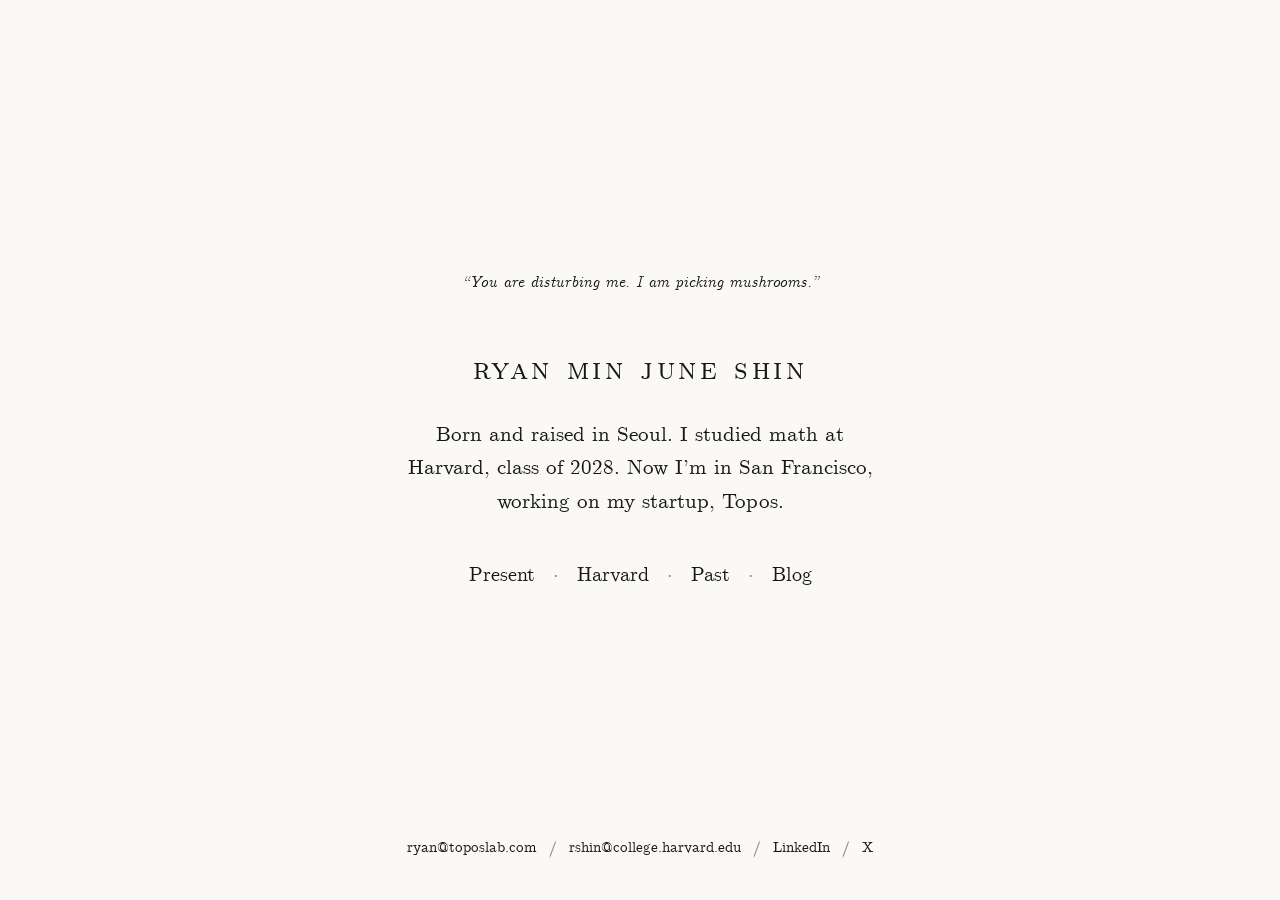
<file: index.html>
<!doctype html>
<html lang="en">
<head>
  <meta charset="utf-8">
  <meta name="viewport" content="width=device-width, initial-scale=1">
  <link rel="preload" href="/fonts/cmu-serif-roman.woff2" as="font" type="font/woff2" crossorigin>
  <link rel="preload" href="/fonts/cmu-serif-italic.woff2" as="font" type="font/woff2" crossorigin>
  <link rel="stylesheet" href="/style.css">
  <title>Ryan Min June Shin</title>
  <meta name="description" content="Ryan Min June Shin. Born and raised in Seoul, studied math at Harvard, now working on Topos in San Francisco.">
  <link rel="canonical" href="https://rmjshin.com/">
  <meta property="og:type" content="website">
  <meta property="og:title" content="Ryan Min June Shin">
  <meta property="og:description" content="Ryan Min June Shin. Born and raised in Seoul, studied math at Harvard, now working on Topos in San Francisco.">
  <meta property="og:url" content="https://rmjshin.com/">
  <meta name="twitter:card" content="summary">
</head>
<body>
  <main class="home">
    <blockquote class="epigraph"><p>“You are disturbing me. I am picking mushrooms.”</p></blockquote>

    <h1 class="name">ryan min june shin</h1>

    <p class="intro">Born and raised in Seoul. I studied math at Harvard, class of 2028. Now I’m in San&nbsp;Francisco, working on my startup, <a href="https://toposlab.com">Topos</a>.</p>

    <nav aria-label="Sections">
      <a href="/present/">Present</a><span class="sep" aria-hidden="true">·</span>
      <a href="/harvard/">Harvard</a><span class="sep" aria-hidden="true">·</span>
      <a href="/past/">Past</a><span class="sep" aria-hidden="true">·</span>
      <a href="/blog/">Blog</a>
    </nav>
  </main>

  <footer class="contact">
    <span><a href="mailto:ryan@toposlab.com">ryan@toposlab.com</a><span class="sep" aria-hidden="true">/</span><a href="mailto:rshin@college.harvard.edu">rshin@college.harvard.edu</a></span><span class="sep mid" aria-hidden="true">/</span><span><a href="https://www.linkedin.com/in/ryan-min-june-shin-a803582a1/">LinkedIn</a><span class="sep" aria-hidden="true">/</span><a href="https://x.com/rshin06">X</a></span>
  </footer>
</body>
</html>
</file>
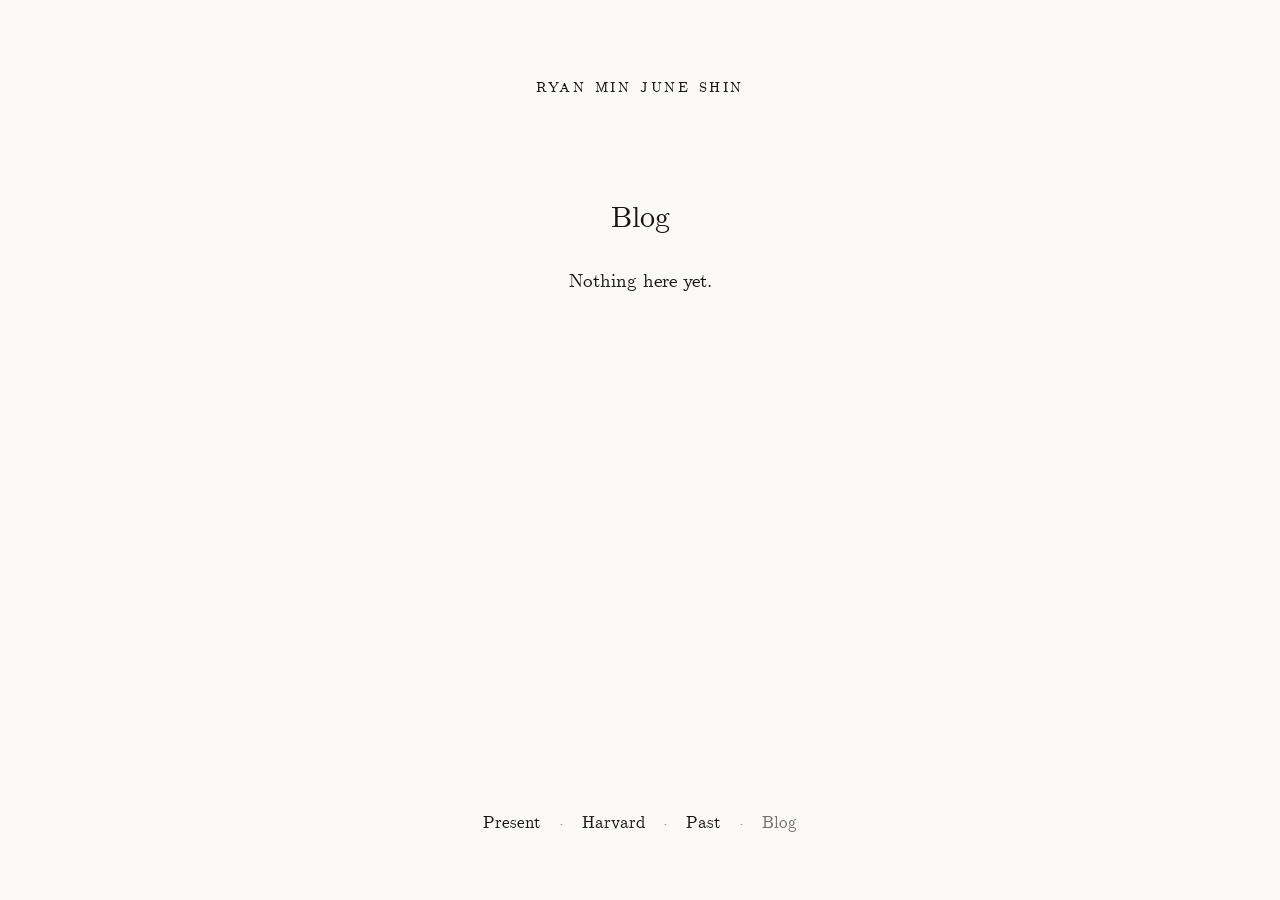
<file: blog/index.html>
<!doctype html>
<html lang="en">
<head>
  <meta charset="utf-8">
  <meta name="viewport" content="width=device-width, initial-scale=1">
  <link rel="preload" href="/fonts/cmu-serif-roman.woff2" as="font" type="font/woff2" crossorigin>
  <link rel="preload" href="/fonts/cmu-serif-italic.woff2" as="font" type="font/woff2" crossorigin>
  <link rel="stylesheet" href="/style.css">
  <title>Blog — Ryan Min June Shin</title>
  <link rel="canonical" href="https://rmjshin.com/blog/">
  <meta property="og:type" content="website">
  <meta property="og:title" content="Blog — Ryan Min June Shin">
  <meta property="og:description" content="Ryan Min June Shin. Born and raised in Seoul, studied math at Harvard, now working on Topos in San Francisco.">
  <meta property="og:url" content="https://rmjshin.com/blog/">
  <meta name="twitter:card" content="summary">
</head>
<body>
  <main class="page">
    <a class="name" href="/">ryan min june shin</a>

    <h1>Blog</h1>

    <!-- Replace with a list, newest first:
    <ul class="entries timeline">
      <li><span class="yr">Mon YYYY</span><span><a class="u" href="/blog/slug/">Post title</a></span></li>
    </ul> -->
    <p class="empty">Nothing here yet.</p>

    <nav aria-label="Sections">
      <a href="/present/">Present</a><span class="sep" aria-hidden="true">·</span>
      <a href="/harvard/">Harvard</a><span class="sep" aria-hidden="true">·</span>
      <a href="/past/">Past</a><span class="sep" aria-hidden="true">·</span>
      <span aria-current="page">Blog</span>
    </nav>
  </main>
</body>
</html>
</file>
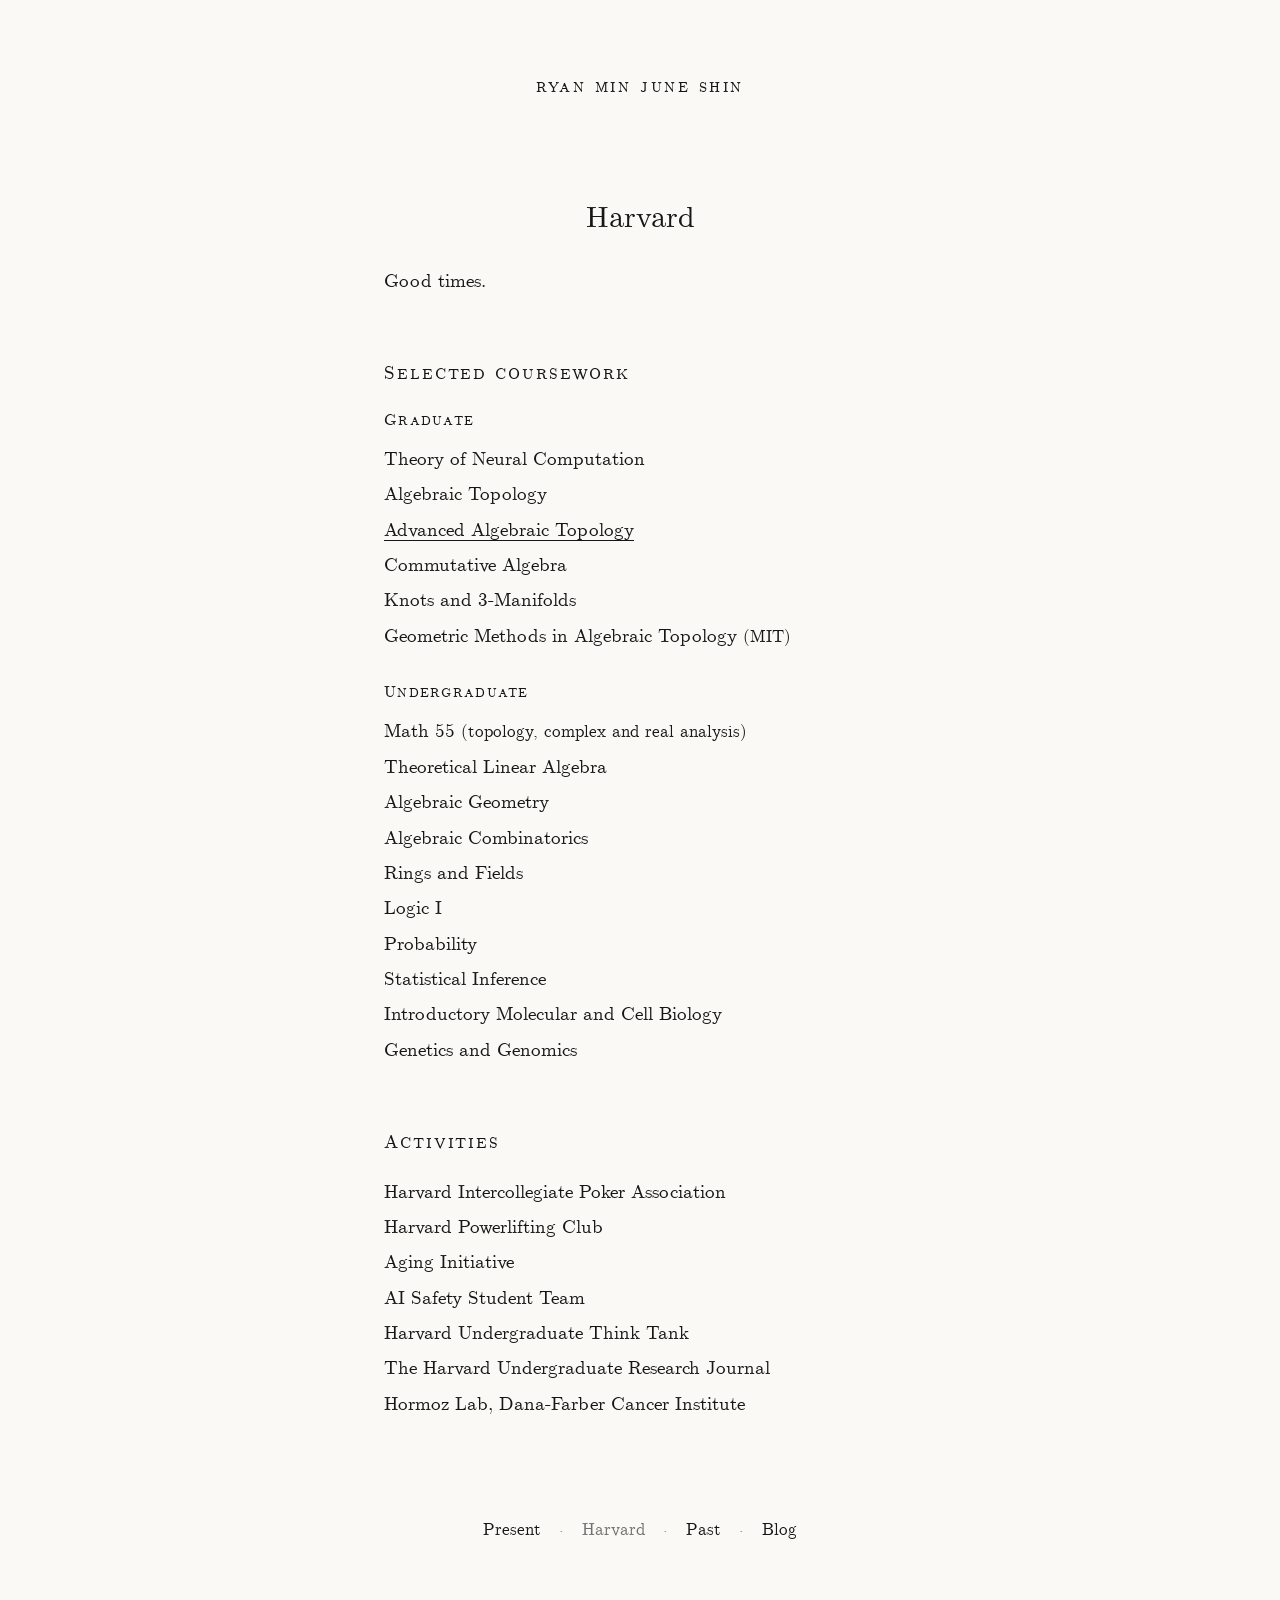
<file: harvard/index.html>
<!doctype html>
<html lang="en">
<head>
  <meta charset="utf-8">
  <meta name="viewport" content="width=device-width, initial-scale=1">
  <link rel="preload" href="/fonts/cmu-serif-roman.woff2" as="font" type="font/woff2" crossorigin>
  <link rel="preload" href="/fonts/cmu-serif-italic.woff2" as="font" type="font/woff2" crossorigin>
  <link rel="stylesheet" href="/style.css">
  <title>Harvard — Ryan Min June Shin</title>
  <link rel="canonical" href="https://rmjshin.com/harvard/">
  <meta property="og:type" content="website">
  <meta property="og:title" content="Harvard — Ryan Min June Shin">
  <meta property="og:description" content="Ryan Min June Shin. Born and raised in Seoul, studied math at Harvard, now working on Topos in San Francisco.">
  <meta property="og:url" content="https://rmjshin.com/harvard/">
  <meta name="twitter:card" content="summary">
</head>
<body>
  <main class="page">
    <a class="name" href="/">ryan min june shin</a>

    <h1>Harvard</h1>

    <p>Good times.</p>

    <h2>Selected coursework</h2>

    <h3>Graduate</h3>
    <ul class="entries compact">
      <li>Theory of Neural Computation</li>
      <li>Algebraic Topology</li>
      <li><a class="u" href="/harvard/schubert-calculus.pdf" title="Expository paper: Schubert calculus on the Grassmannian">Advanced Algebraic Topology</a></li>
      <li>Commutative Algebra</li>
      <li>Knots and 3-Manifolds</li>
      <li>Geometric Methods in Algebraic Topology <span class="note">(MIT)</span></li>
    </ul>

    <h3>Undergraduate</h3>
    <ul class="entries compact">
      <li>Math 55 <span class="note">(topology, complex and real analysis)</span></li>
      <li>Theoretical Linear Algebra</li>
      <li>Algebraic Geometry</li>
      <li>Algebraic Combinatorics</li>
      <li>Rings and Fields</li>
      <li>Logic I</li>
      <li>Probability</li>
      <li>Statistical Inference</li>
      <li>Introductory Molecular and Cell Biology</li>
      <li>Genetics and Genomics</li>
    </ul>

    <h2>Activities</h2>
    <ul class="entries compact">
      <li>Harvard Intercollegiate Poker Association</li>
      <li>Harvard Powerlifting Club</li>
      <li>Aging Initiative</li>
      <li>AI Safety Student Team</li>
      <li>Harvard Undergraduate Think Tank</li>
      <li>The Harvard Undergraduate Research Journal</li>
      <li>Hormoz Lab, Dana-Farber Cancer Institute</li>
    </ul>

    <nav aria-label="Sections">
      <a href="/present/">Present</a><span class="sep" aria-hidden="true">·</span>
      <span aria-current="page">Harvard</span><span class="sep" aria-hidden="true">·</span>
      <a href="/past/">Past</a><span class="sep" aria-hidden="true">·</span>
      <a href="/blog/">Blog</a>
    </nav>
  </main>
</body>
</html>
</file>
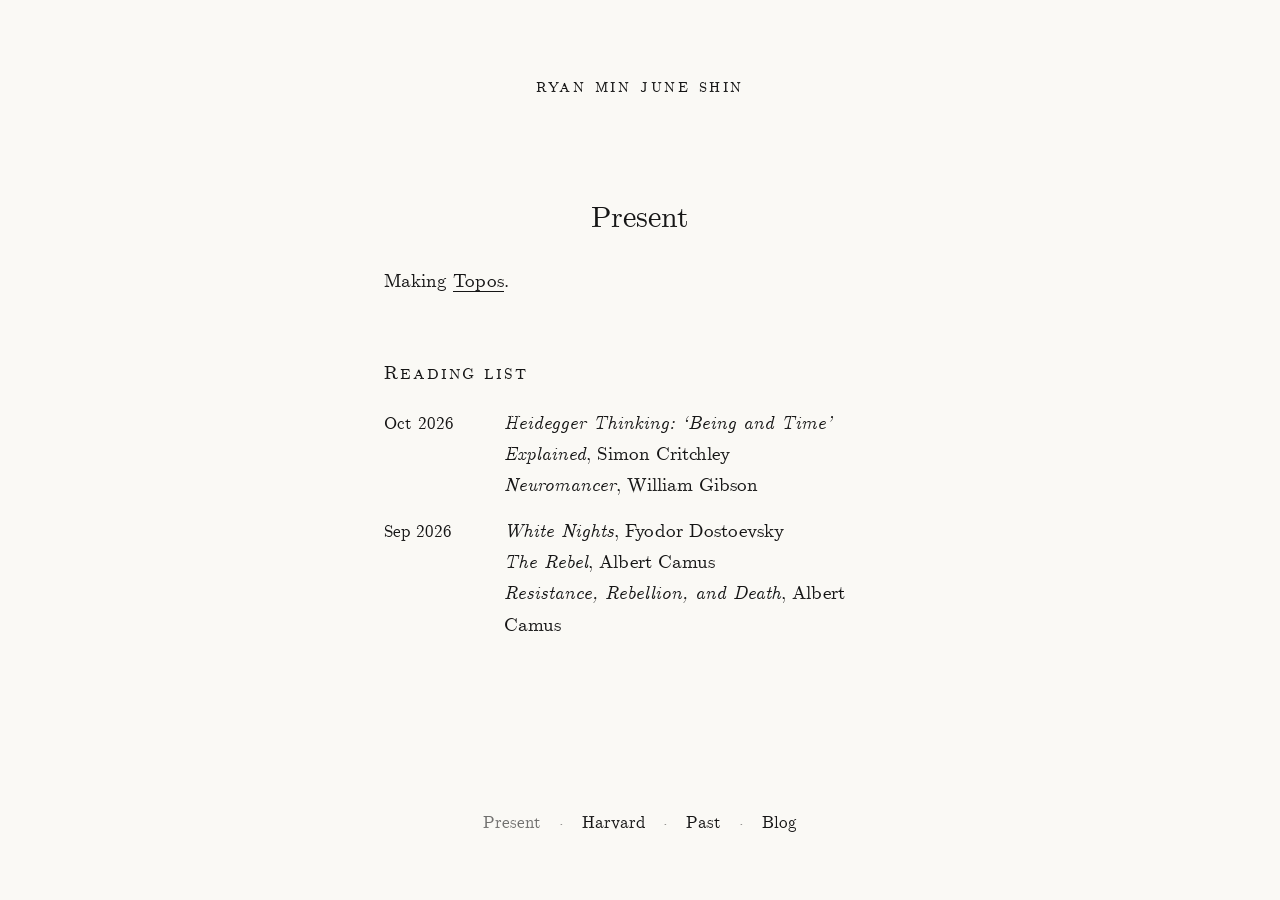
<file: present/index.html>
<!doctype html>
<html lang="en">
<head>
  <meta charset="utf-8">
  <meta name="viewport" content="width=device-width, initial-scale=1">
  <link rel="preload" href="/fonts/cmu-serif-roman.woff2" as="font" type="font/woff2" crossorigin>
  <link rel="preload" href="/fonts/cmu-serif-italic.woff2" as="font" type="font/woff2" crossorigin>
  <link rel="stylesheet" href="/style.css">
  <title>Present — Ryan Min June Shin</title>
  <link rel="canonical" href="https://rmjshin.com/present/">
  <meta property="og:type" content="website">
  <meta property="og:title" content="Present — Ryan Min June Shin">
  <meta property="og:description" content="Ryan Min June Shin. Born and raised in Seoul, studied math at Harvard, now working on Topos in San Francisco.">
  <meta property="og:url" content="https://rmjshin.com/present/">
  <meta name="twitter:card" content="summary">
</head>
<body>
  <main class="page">
    <a class="name" href="/">ryan min june shin</a>

    <h1>Present</h1>

    <p>Making <a class="u" href="https://toposlab.com">Topos</a>.</p>

    <h2>Reading list</h2>
    <ul class="entries timeline reading">
      <!-- Newest month first. One <li> per month; one <span> per book inside .books: <cite>Title</cite>, Author. -->
      <li><span class="yr">Oct 2026</span><span class="books">
        <span><cite>Heidegger Thinking: ‘Being and Time’ Explained</cite>, Simon Critchley</span>
        <span><cite>Neuromancer</cite>, William Gibson</span>
      </span></li>
      <li><span class="yr">Sep 2026</span><span class="books">
        <span><cite>White Nights</cite>, Fyodor Dostoevsky</span>
        <span><cite>The Rebel</cite>, Albert Camus</span>
        <span><cite>Resistance, Rebellion, and Death</cite>, Albert Camus</span>
      </span></li>
    </ul>

    <nav aria-label="Sections">
      <span aria-current="page">Present</span><span class="sep" aria-hidden="true">·</span>
      <a href="/harvard/">Harvard</a><span class="sep" aria-hidden="true">·</span>
      <a href="/past/">Past</a><span class="sep" aria-hidden="true">·</span>
      <a href="/blog/">Blog</a>
    </nav>
  </main>
</body>
</html>
</file>
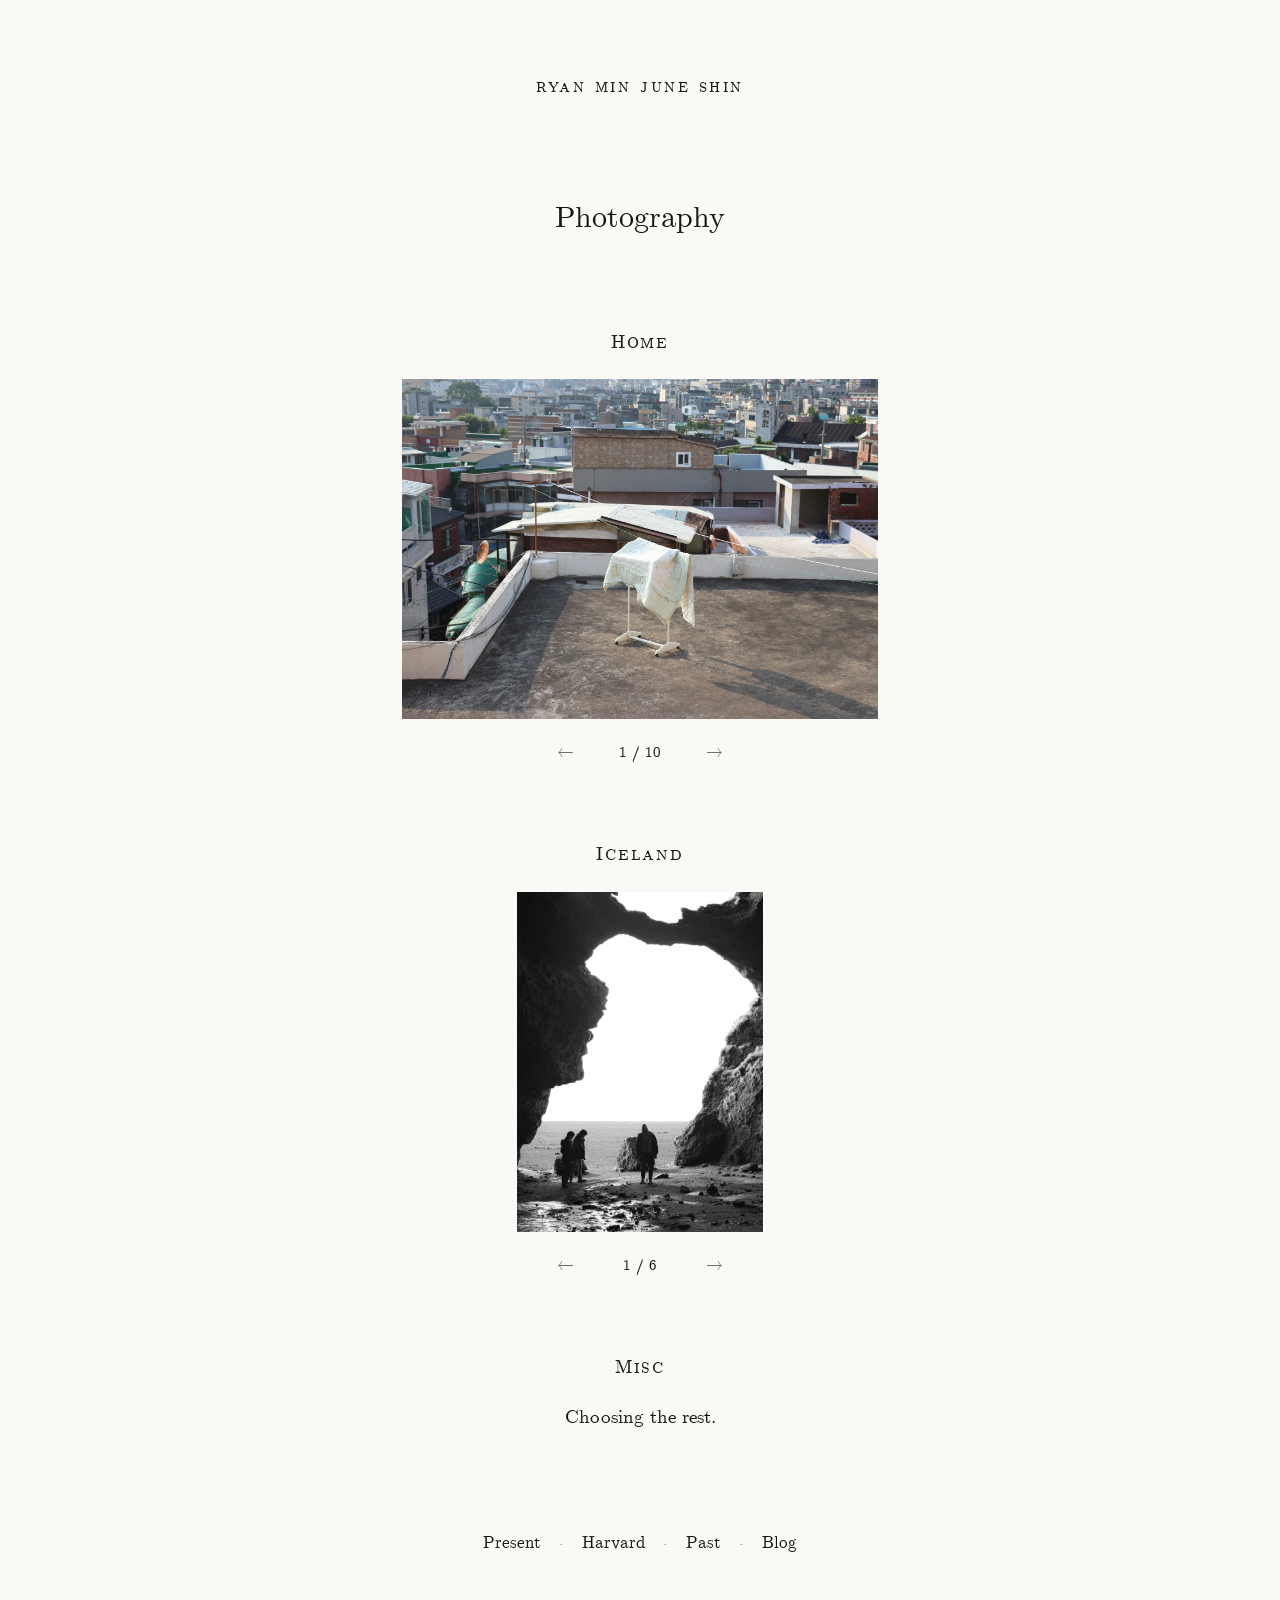
<file: past/photography/index.html>
<!doctype html>
<html lang="en">
<head>
  <meta charset="utf-8">
  <meta name="viewport" content="width=device-width, initial-scale=1">
  <link rel="preload" href="/fonts/cmu-serif-roman.woff2" as="font" type="font/woff2" crossorigin>
  <link rel="preload" href="/fonts/cmu-serif-italic.woff2" as="font" type="font/woff2" crossorigin>
  <link rel="stylesheet" href="/style.css">
  <title>Photography — Ryan Min June Shin</title>
  <link rel="canonical" href="https://rmjshin.com/past/photography/">
  <meta property="og:type" content="website">
  <meta property="og:title" content="Photography — Ryan Min June Shin">
  <meta property="og:description" content="Ryan Min June Shin. Born and raised in Seoul, studied math at Harvard, now working on Topos in San Francisco.">
  <meta property="og:url" content="https://rmjshin.com/past/photography/">
  <meta name="twitter:card" content="summary">
</head>
<body>
  <main class="page">
    <a class="name" href="/">ryan min june shin</a>

    <h1>Photography</h1>

    <section class="album" aria-labelledby="album-home">
      <h2 id="album-home">Home</h2>
      <div class="viewer" aria-roledescription="carousel" aria-label="Home">
        <div class="track" tabindex="0">
          <figure><img src="/past/photography/home/01.webp" width="1691" height="1206" alt="A quilt drying on a rack on a concrete rooftop, the city stretching behind"></figure>
          <figure><img src="/past/photography/home/02.webp" width="1322" height="1852" alt="A narrow alley of old shopfronts and tangled wires, a glass tower rising behind" loading="lazy"></figure>
          <figure><img src="/past/photography/home/03.webp" width="1263" height="1770" alt="Two people resting under a tree beside the City Hall subway entrance, one under an umbrella" loading="lazy"></figure>
          <figure><img src="/past/photography/home/04.webp" width="1933" height="1087" alt="A market stall hung with strings of dried yellow croaker, the vendor seated among them" loading="lazy"></figure>
          <figure><img src="/past/photography/home/05.webp" width="1366" height="1843" alt="Diptych: a powerlifter on the platform at a 2022 meet, and a commuter holding the straps on a crowded subway" loading="lazy"></figure>
          <figure><img src="/past/photography/home/06.webp" width="1933" height="1086" alt="Low brick apartment blocks at dusk, seen from a stream bed beneath an overpass" loading="lazy"></figure>
          <figure><img src="/past/photography/home/07.webp" width="1745" height="1245" alt="Black and white: a curving park path at night, three figures standing in a pool of lamplight" loading="lazy"></figure>
          <figure><img src="/past/photography/home/08.webp" width="1852" height="1321" alt="Black and white: apartment towers lit at night above a dark lawn" loading="lazy"></figure>
          <figure><img src="/past/photography/home/09.webp" width="1932" height="683" alt="Diptych: a tree canopy seen from below, and tangled light trails at night" loading="lazy"></figure>
          <figure><img src="/past/photography/home/10.webp" width="1324" height="945" alt="Cyanotype of the Han River skyline, brushed blue on white paper" loading="lazy"></figure>
        </div>
        <div class="controls">
          <button class="prev" type="button" aria-label="Previous photo">←</button>
          <span class="count" aria-live="polite"><span class="i">1</span> / <span class="n">10</span></span>
          <button class="next" type="button" aria-label="Next photo">→</button>
        </div>
      </div>
    </section>

    <section class="album" aria-labelledby="album-iceland">
      <h2 id="album-iceland">Iceland</h2>
      <div class="viewer" aria-roledescription="carousel" aria-label="Iceland">
        <div class="track" tabindex="0">
          <figure><img src="/past/photography/iceland/01.webp" width="1443" height="2000" alt="Black and white: three people standing at the mouth of a sea cave, silhouetted against a white sky"></figure>
          <figure><img src="/past/photography/iceland/02.webp" width="1500" height="2000" alt="Black and white: boulders on the floor of an empty sea cave, the open shore beyond" loading="lazy"></figure>
          <figure><img src="/past/photography/iceland/03.webp" width="2000" height="1334" alt="Black and white: a wide plain of dark gravel and dry grass, snowy mountains beyond and a cliff edge at right" loading="lazy"></figure>
          <figure><img src="/past/photography/iceland/04.webp" width="2000" height="1163" alt="Black and white: a flat-topped headland above black sand, footprints trailing off to the left" loading="lazy"></figure>
          <figure><img src="/past/photography/iceland/05.webp" width="2000" height="1334" alt="Black and white: a line of footprints across black sand toward snow-dusted cliffs" loading="lazy"></figure>
          <figure><img src="/past/photography/iceland/06.webp" width="2000" height="1334" alt="Black and white: an empty black-sand beach under low cloud, surf breaking along the shore" loading="lazy"></figure>
        </div>
        <div class="controls">
          <button class="prev" type="button" aria-label="Previous photo">←</button>
          <span class="count" aria-live="polite"><span class="i">1</span> / <span class="n">6</span></span>
          <button class="next" type="button" aria-label="Next photo">→</button>
        </div>
      </div>
    </section>

    <section class="album" aria-labelledby="album-misc">
      <h2 id="album-misc">Misc</h2>
      <p class="empty">Choosing the rest.</p>
    </section>

    <nav aria-label="Sections">
      <a href="/present/">Present</a><span class="sep" aria-hidden="true">·</span>
      <a href="/harvard/">Harvard</a><span class="sep" aria-hidden="true">·</span>
      <a href="/past/">Past</a><span class="sep" aria-hidden="true">·</span>
      <a href="/blog/">Blog</a>
    </nav>
  </main>

  <script>
    // Progressive enhancement: without JS the track still scrolls and swipes.
    document.querySelectorAll('.viewer').forEach(function (v) {
      var track = v.querySelector('.track');
      var slides = track.children;
      var prev = v.querySelector('.prev'), next = v.querySelector('.next');
      var out = v.querySelector('.i');
      v.querySelector('.n').textContent = slides.length;

      var target = null, settle;
      function index() { return target !== null ? target : Math.round(track.scrollLeft / track.clientWidth); }
      function go(i) {
        target = (i + slides.length) % slides.length;
        out.textContent = target + 1;
        track.scrollTo({ left: target * track.clientWidth, behavior: 'smooth' });
      }
      function update() {
        if (target === null) out.textContent = Math.round(track.scrollLeft / track.clientWidth) + 1;
      }

      prev.addEventListener('click', function () { go(index() - 1); });
      next.addEventListener('click', function () { go(index() + 1); });
      track.addEventListener('scroll', function () {
        window.requestAnimationFrame(update);
        clearTimeout(settle);
        settle = setTimeout(function () { target = null; update(); }, 150);
      }, { passive: true });
      track.addEventListener('keydown', function (e) {
        if (e.key === 'ArrowLeft') { e.preventDefault(); go(index() - 1); }
        if (e.key === 'ArrowRight') { e.preventDefault(); go(index() + 1); }
      });
      // Click the left or right half of the photo to step through.
      track.addEventListener('click', function (e) {
        var r = track.getBoundingClientRect();
        go(index() + (e.clientX - r.left < r.width / 2 ? -1 : 1));
      });
      // Keep the current photo centred if the window is resized.
      window.addEventListener('resize', function () {
        track.scrollTo({ left: (Number(out.textContent) - 1) * track.clientWidth });
      });
      v.classList.add('js');
    });
  </script>
</body>
</html>
</file>
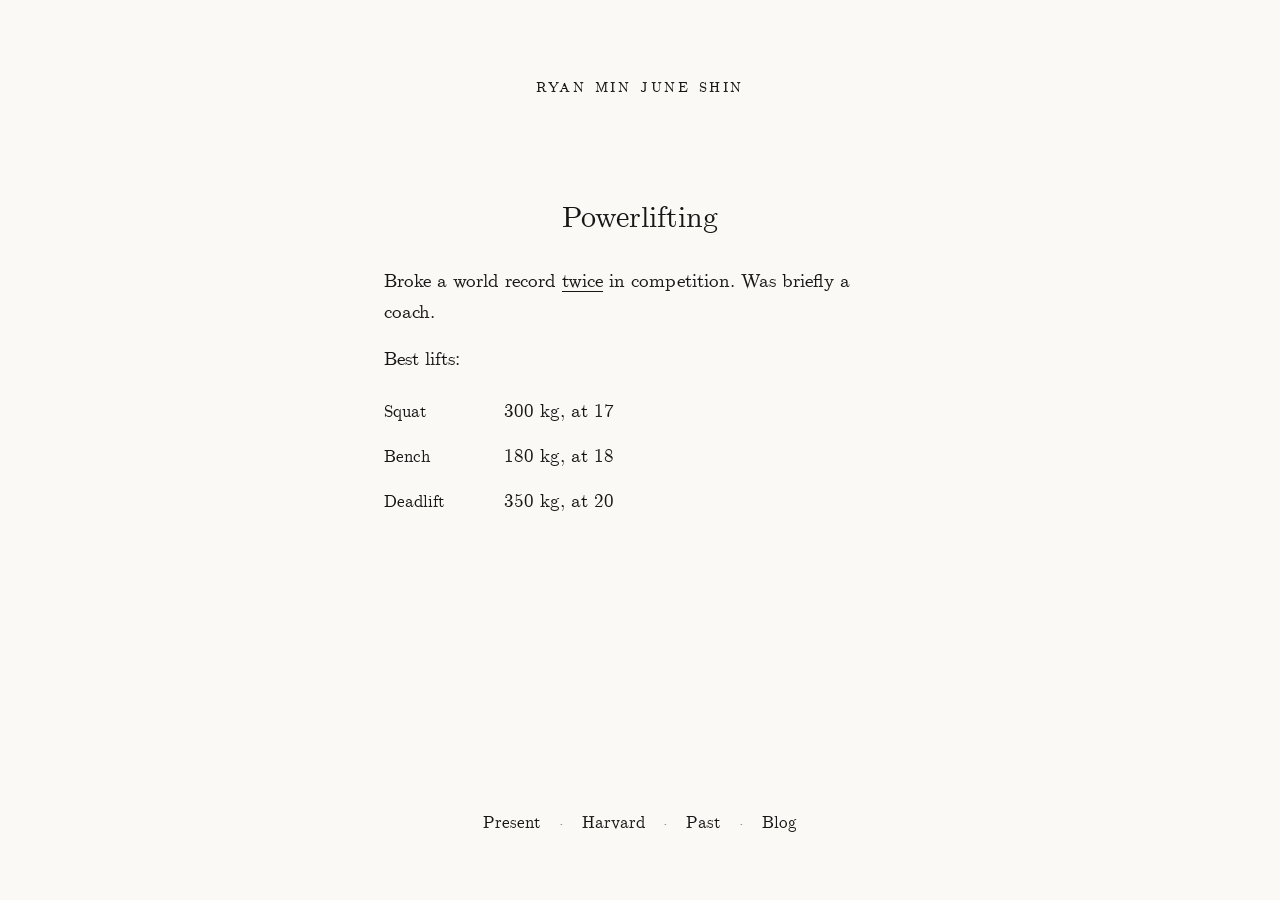
<file: past/powerlifting/index.html>
<!doctype html>
<html lang="en">
<head>
  <meta charset="utf-8">
  <meta name="viewport" content="width=device-width, initial-scale=1">
  <link rel="preload" href="/fonts/cmu-serif-roman.woff2" as="font" type="font/woff2" crossorigin>
  <link rel="preload" href="/fonts/cmu-serif-italic.woff2" as="font" type="font/woff2" crossorigin>
  <link rel="stylesheet" href="/style.css">
  <title>Powerlifting — Ryan Min June Shin</title>
  <link rel="canonical" href="https://rmjshin.com/past/powerlifting/">
  <meta property="og:type" content="website">
  <meta property="og:title" content="Powerlifting — Ryan Min June Shin">
  <meta property="og:description" content="Ryan Min June Shin. Born and raised in Seoul, studied math at Harvard, now working on Topos in San Francisco.">
  <meta property="og:url" content="https://rmjshin.com/past/powerlifting/">
  <meta name="twitter:card" content="summary">
</head>
<body>
  <main class="page">
    <a class="name" href="/">ryan min june shin</a>

    <h1>Powerlifting</h1>

    <p>Broke a world record <a class="u" href="https://www.youtube.com/watch?v=izpx6ZpX_nc">twice</a> in competition. Was briefly a coach.</p>
    <p>Best lifts:</p>
    <ul class="entries timeline">
      <li><span class="yr">Squat</span><span>300 kg, at 17</span></li>
      <li><span class="yr">Bench</span><span>180 kg, at 18</span></li>
      <li><span class="yr">Deadlift</span><span>350 kg, at 20</span></li>
    </ul>

    <nav aria-label="Sections">
      <a href="/present/">Present</a><span class="sep" aria-hidden="true">·</span>
      <a href="/harvard/">Harvard</a><span class="sep" aria-hidden="true">·</span>
      <a href="/past/">Past</a><span class="sep" aria-hidden="true">·</span>
      <a href="/blog/">Blog</a>
    </nav>
  </main>
</body>
</html>
</file>
<file: style.css>
/* Typeface: CMU Serif (Computer Modern), SIL OFL — see fonts/OFL.txt */
@font-face {
  font-family: "CMU Serif";
  src: url("/fonts/cmu-serif-roman.woff2") format("woff2");
  font-weight: 400;
  font-style: normal;
  font-display: swap;
}
@font-face {
  font-family: "CMU Serif";
  src: url("/fonts/cmu-serif-italic.woff2") format("woff2");
  font-weight: 400;
  font-style: italic;
  font-display: swap;
}

:root {
  --bg: #faf9f5;
  --fg: #161616;
  color-scheme: light;
}

*, *::before, *::after { box-sizing: border-box; }

html { -webkit-text-size-adjust: 100%; }

body {
  margin: 0;
  min-height: 100vh;
  min-height: 100svh;
  display: flex;
  flex-direction: column;
  background: var(--bg);
  color: var(--fg);
  font-family: "CMU Serif", "Latin Modern Roman", "Times New Roman", serif;
  font-size: 19px;
  line-height: 1.65;
  font-kerning: normal;
  text-rendering: optimizeLegibility;
}

a { color: inherit; text-decoration: none; }
a:hover, a:focus-visible {
  text-decoration: underline;
  text-decoration-thickness: 0.5px;
  text-underline-offset: 4px;
}
a:focus-visible { outline: 1px dotted currentColor; outline-offset: 4px; }

.u {
  text-decoration: underline;
  text-decoration-thickness: 0.5px;
  text-underline-offset: 4px;
}

.name {
  font-variant: small-caps;
  letter-spacing: 0.14em;
  font-size: 18px;
}

.sep { opacity: 0.5; }

/* ---------- Home ---------- */
.home {
  flex-grow: 1;
  display: flex;
  flex-direction: column;
  justify-content: center;
  align-items: center;
  text-align: center;
  width: 100%;
  max-width: 540px;
  margin: 0 auto;
  padding: 96px 24px 72px;
  font-size: 21px;
  line-height: 1.6;
}
.home .epigraph { margin: 0 0 56px; font-size: 16px; line-height: 1.5; }
.home .epigraph p { margin: 0; font-style: italic; }
.home .name { margin: 0; font-size: 30px; font-weight: 400; letter-spacing: 0.12em; line-height: 1.3; }
.home .intro { margin: 28px 0 0; }
.home nav {
  display: flex;
  flex-wrap: wrap;
  justify-content: center;
  align-items: baseline;
  gap: 18px;
  margin-top: 40px;
  font-size: 20px;
}
body > .contact {
  display: flex;
  flex-wrap: wrap;
  justify-content: center;
  gap: 4px 12px;
  padding: 0 24px 40px;
  font-size: 15px;
  text-align: center;
}
body > .contact .sep { margin: 0 12px; }
body > .contact .sep.mid { margin: 0; }

/* ---------- Inner pages ---------- */
.page {
  flex-grow: 1;
  width: 100%;
  max-width: 560px;
  margin: 0 auto;
  padding: 72px 24px 64px;
  display: flex;
  flex-direction: column;
}
.page > .name { align-self: center; }
.page h1 {
  margin: 96px 0 28px;
  font-size: 30px;
  font-weight: 400;
  text-align: center;
  line-height: 1.3;
}
.page p { margin: 0; }
.page p + p { margin-top: 16px; }
.page p.empty { text-align: center; }

/* Section headings: small caps, never bold */
.page h2 {
  margin: 64px 0 20px;
  font-size: 19px;
  font-weight: 400;
  font-variant: small-caps;
  letter-spacing: 0.1em;
  line-height: 1.4;
}
.page h1 + h2 { margin-top: 24px; }
.page h3 {
  margin: 28px 0 10px;
  font-size: 16px;
  font-weight: 400;
  font-variant: small-caps;
  letter-spacing: 0.08em;
}
.page h2 + h3 { margin-top: 0; }
.page h2 + .entries, .page h3 + .entries { margin-top: 0; }
.page p + .entries { margin-top: 20px; }

.entries {
  list-style: none;
  padding: 0;
  margin: 40px 0 0;
  display: flex;
  flex-direction: column;
  gap: 18px;
}
.entries .note { font-size: 17px; }

.compact { gap: 4px; }

.reading { gap: 20px; }
.reading .books > span { display: block; }
.reading cite { font-style: italic; }

.timeline { gap: 14px; }
.timeline li { display: flex; gap: 24px; align-items: baseline; }
.timeline .yr { flex: 0 0 96px; font-size: 17px; }

.page nav {
  display: flex;
  flex-wrap: wrap;
  justify-content: center;
  align-items: baseline;
  gap: 18px;
  margin-top: auto;
  padding-top: 96px;
  font-size: 17px;
}
.page nav [aria-current="page"] { opacity: 0.6; }

@media (max-width: 480px) {
  body > .contact { flex-direction: column; align-items: center; }
  body > .contact .sep.mid { display: none; }
  .page h1 { margin-top: 64px; }
  .timeline li { flex-direction: column; gap: 0; }
  .timeline .yr { flex-basis: auto; }
}

/* ---------- Photography ---------- */
.album { display: flex; flex-direction: column; }
.album h2, .album .empty { text-align: center; }
.album + .album h2 { margin-top: 72px; }

.viewer { margin-top: 4px; }
.track {
  display: flex;
  overflow-x: auto;
  scroll-snap-type: x mandatory;
  scrollbar-width: none;
  outline: none;
}
.track::-webkit-scrollbar { display: none; }
.track:focus-visible { outline: 1px dotted currentColor; outline-offset: 6px; }
.track figure {
  flex: 0 0 100%;
  margin: 0;
  height: 340px;
  display: flex;
  align-items: center;
  justify-content: center;
  scroll-snap-align: center;
}
.track img {
  display: block;
  max-width: 100%;
  max-height: 100%;
  width: auto;
  height: auto;
  object-fit: contain;
}
.viewer.js .track { cursor: pointer; }

.controls {
  display: none;
  justify-content: center;
  align-items: baseline;
  gap: 24px;
  margin-top: 14px;
  font-size: 15px;
  font-variant-numeric: tabular-nums;
}
.viewer.js .controls { display: flex; }
.controls button {
  font: inherit;
  font-size: 17px;
  color: inherit;
  background: none;
  border: 0;
  padding: 4px 8px;
  cursor: pointer;
  opacity: 0.6;
  transition: opacity 0.2s;
}
.controls button:hover, .controls button:focus-visible { opacity: 1; }
.controls button:focus-visible { outline: 1px dotted currentColor; outline-offset: 2px; }
.controls .count { min-width: 4.5em; text-align: center; }

@media (max-width: 480px) {
  .track figure { height: 280px; }
}
</file>
